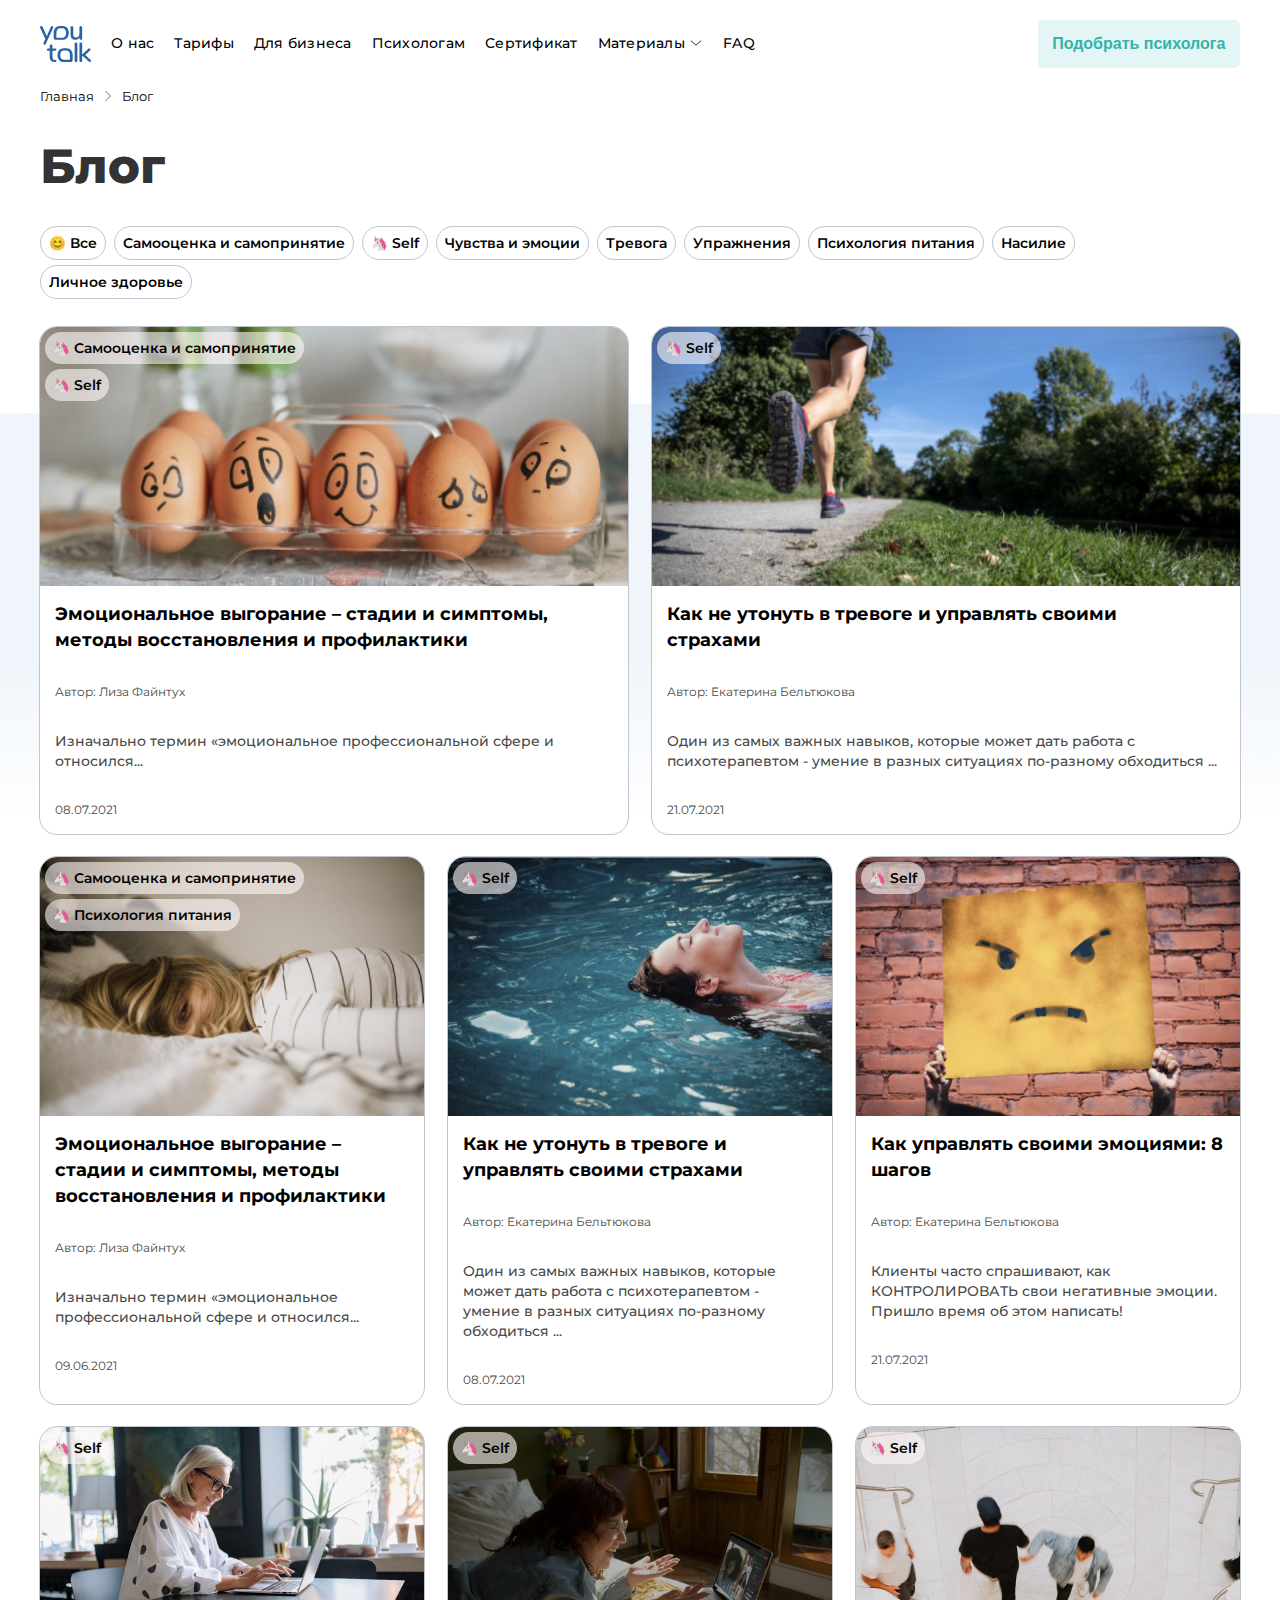
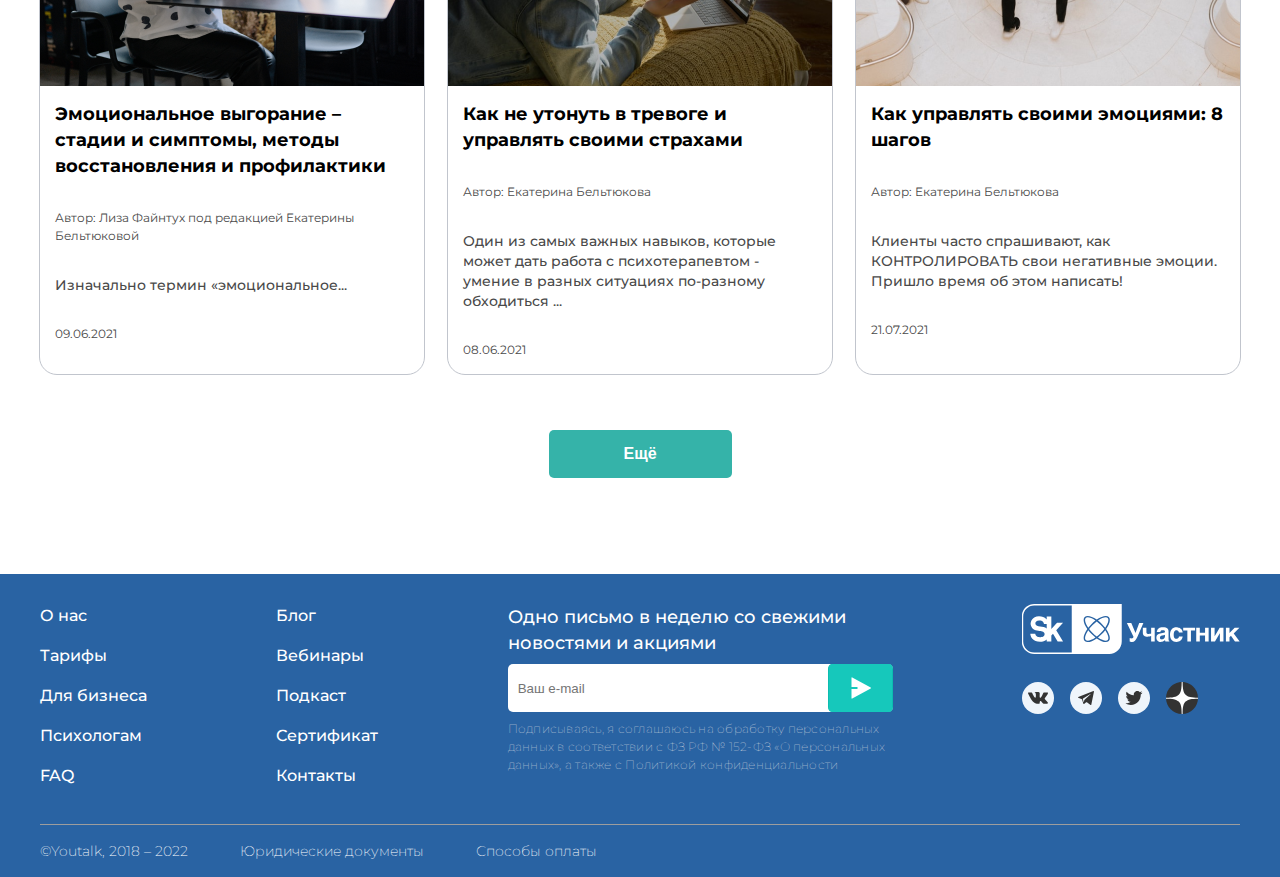
<file: index.html>
<!DOCTYPE html>
<html lang="ru">

<head>
	<meta charset="UTF-8">
	<meta name="viewport" content="width=device-width, initial-scale=1.0">
	<link
		href="https://fonts.googleapis.com/css?family=Montserrat:regular,500,600,700,800,900,italic&display=swap&subset=cyrillic-ext"
		rel="stylesheet" />
	<link href="https://fonts.googleapis.com/css?family=Open+Sans:regular" rel="stylesheet" />
	<link rel="stylesheet" href="Css/Style_youtalk.css">
	<title>Блог</title>
</head>

<body>
	<header class="header">
		<div class="header container">
			<div class="header__inner">
				<div class="header__conteiner-logo-menu">
					<div class="header__logo"><a href="#"><img src="Img/Blog/Header-logo/youtalk-logo.svg" alt="#"></a>
					</div>

					<nav class="menu">
						<ul class="menu__list">
							<li class="menu__item">
								<a class="menu__link" href="#">О нас</a>
							</li>
							<li class="menu__item">
								<a class="menu__link" href="#">Тарифы</a>
							</li>
							<li class="menu__item">
								<a class="menu__link" href="#">Для бизнеса</a>
							</li>
							<li class="menu__item">
								<a class="menu__link" href="#">Психологам</a>
							</li>
							<li class="menu__item">
								<a class="menu__link" href="#">Сертификат</a>
							</li>
							<li class="menu__item"><a class="menu__link" href="#">Материалы</a>
								<img class="menu__item-arrow" src="Img/Blog/Header-logo/Arrow-materials.svg" alt="arrow down">
							</li>
							<li class="menu__item">
								<a class="menur__link" href="#">FAQ</a>
							</li>
						</ul>
					</nav>
				</div>
				<button type="custom-button" class="header__btn">Подобрать психолога</button>


				<div class="burger-menu">
					<input id="menu__toggle" type="checkbox" />
					<label class="burger-menu__btn" for="menu__toggle">
						<span></span>
					</label>

					<ul class="burger-menu__box">
						<li>
							<a class="burger-menu__item" href="#">О нас</a>
						</li>
						<li>
							<a class="burger-menu__item" href="#">Тарифы</a>
						</li>
						<li>
							<a class="burger-menu__item" href="#">Для бизнеса</a>
						</li>
						<li>
							<a class="burger-menu__item" href="#">Психологам</a>
						</li>
						<li>
							<a class="burger-menu__item" href="#">Сертификат</a>
						</li>
						<li>
							<a class="burger-menu__item" href="#">Материалы</a>
						</li>
						<li>
							<a class="burger-menu__item" href="#">FAQ</a>
						</li>
					</ul>
				</div>
			</div>
		</div>
	</header>

	<main class="main background-blog">
		<div class="main container">
			<div class="main__breadcrumbs">
				<a href="#">Главная</a>
				<img src="Img/Blog/Header-logo/Arrow_vertical.svg" alt="arrow right">
				<a href="./index.html">Блог</a>
			</div>

			<h1 class="main__title">Блог</h1>

			<div class="filter">
				<ul class="filter__list">
					<li class="filter__item"><a href="#">&#128522; Все</a>
					</li>
					<li class="filter__item"><a href="#">Самооценка и самопринятие</a>
					</li>
					<li class="filter__item"><a href="#">&#129412; Self</a>
					</li>
					<li class="filter__item"><a href="#">Чувства и эмоции</a>
					</li>
					<li class="filter__item"><a href="#">Тревога</a>
					</li>
					<li class="filter__item"><a href="#">Упражнения</a>
					</li>
					<li class="filter__item"><a href="#">Психология питания</a>
					</li>
					<li class="filter__item"><a href="#">Насилие</a>
					</li>
					<li class="filter__item"><a href="#">Личное здоровье</a>
					</li>
				</ul>
			</div>

			<section class="content__section">
				<div class="content__article">
					<a href="./Article.html">
						<img class="content__article-img" src="Img/Blog/Main-lmgs/Eggs.png" alt="иллюстрация">
						<div class="content__article-filter-block">
							<p class="content__article-filter">&#129412; Самооценка и самопринятие</p>
							<p class="content__article-filter">&#129412; Self</p>
						</div>
						<p class="content__article-title">Эмоциональное выгорание – стадии и симптомы, методы восстановления и
							профилактики</p>
						<p class="content__article-autor">Автор: Лиза Файнтух</p>
						<p class="content__article-about">Изначально термин «эмоциональное профессиональной сфере и
							относился...</p>
						<p class="content__article-data">08.07.2021</p>
					</a>
				</div>

				<div class="content__article">
					<a href="./Article.html">
						<img class="content__article-img" src="Img/Blog/Main-lmgs/Running.png" alt="иллюстрация">
						<p class="content__article-single-filter">&#129412; Self</p>
						<p class="content__article-title">Как не утонуть в тревоге и управлять своими страхами</p>
						<p class="content__article-autor">Автор: Екатерина Бельтюкова</p>
						<p class="content__article-about">Один из самых важных навыков, которые может дать работа с
							психотерапевтом - умение в разных ситуациях по-разному обходиться ...</p>
						<p class="content__article-data">21.07.2021</p>
					</a>
				</div>

				<div class="content__article small-block">
					<a href="./Article.html">
						<img class="content__article-img" src="Img/Blog/Main-lmgs/Stressed.png" alt="иллюстрация">
						<div class="content__article-filter-block">
							<p class="content__article-filter">&#129412; Самооценка и самопринятие</p>
							<p class="content__article-filter">&#129412; Психология питания</p>
						</div>
						<p class="content__article-title">Эмоциональное выгорание – стадии и симптомы, методы восстановления и
							профилактики</p>
						<p class="content__article-autor">Автор: Лиза Файнтух</p>
						<p class="content__article-about">Изначально термин «эмоциональное профессиональной сфере и
							относился...</p>
						<p class="content__article-data">09.06.2021</p>
					</a>
				</div>

				<div class="content__article small-block">
					<a href="./Article.html">
						<img class="content__article-img" src="Img/Blog/Main-lmgs/Swimming.png" alt="иллюстрация">
						<p class="content__article-single-filter">&#129412; Self</p>
						<p class="content__article-title">Как не утонуть в тревоге и управлять своими страхами</p>
						<p class="content__article-autor">Автор: Екатерина Бельтюкова</p>
						<p class="content__article-about">Один из самых важных навыков, которые может дать работа с
							психотерапевтом - умение в разных ситуациях по-разному обходиться ...</p>
						<p class="content__article-data">08.07.2021</p>
					</a>
				</div>

				<div class="content__article small-block">
					<a href="./Article.html">
						<img class="content__article-img" src="Img/Blog/Main-lmgs/Angry.png" alt="иллюстрация">
						<p class="content__article-single-filter">&#129412; Self</p>
						<p class="content__article-title">Как управлять своими эмоциями: 8 шагов</p>
						<p class="content__article-autor">Автор: Екатерина Бельтюкова</p>
						<p class="content__article-about">Клиенты часто спрашивают, как КОНТРОЛИРОВАТЬ свои негативные эмоции.
							Пришло время об этом написать!</p>
						<p class="content__article-data">21.07.2021</p>
					</a>
				</div>

				<div class="content__article small-block">
					<a href="./Article.html">
						<img class="content__article-img" src="Img/Blog/Main-lmgs/Woman-laptop1.png" alt="иллюстрация">
						<p class="content__article-single-filter">&#129412; Self</p>
						<p class="content__article-title">Эмоциональное выгорание – стадии и симптомы, методы восстановления и
							профилактики</p>
						<p class="content__article-autor">Автор: Лиза Файнтух под редакцией Екатерины Бельтюковой</p>
						<p class="content__article-about">Изначально термин «эмоциональное...</p>
						<p class="content__article-data">09.06.2021</p>
					</a>
				</div>

				<div class="content__article small-block">
					<a href="./Article.html">
						<img class="content__article-img" src="Img/Blog/Main-lmgs/Woman-laptop-2.png" alt="иллюстрация">
						<p class="content__article-single-filter">&#129412; Self</p>
						<p class="content__article-title">Как не утонуть в тревоге и управлять своими страхами</p>
						<p class="content__article-autor">Автор: Екатерина Бельтюкова</p>
						<p class="content__article-about">Один из самых важных навыков, которые может дать работа с
							психотерапевтом - умение в разных ситуациях по-разному обходиться ...</p>
						<p class="content__article-data">08.06.2021</p>
					</a>
				</div>

				<div class="content__article small-block">
					<a href="./Article.html">
						<img class="content__article-img" src="Img/Blog/Main-lmgs/Walking.ppl.png" alt="иллюстрация">
						<p class="content__article-single-filter">&#129412; Self</p>
						<p class="content__article-title">Как управлять своими эмоциями: 8 шагов</p>
						<p class="content__article-autor">Автор: Екатерина Бельтюкова</p>
						<p class="content__article-about">Клиенты часто спрашивают, как КОНТРОЛИРОВАТЬ свои негативные эмоции.
							Пришло время об этом написать!</p>
						<p class="content__article-data">21.07.2021</p>
					</a>
				</div>
			</section>
			<div class="main__btn">
				<button class="main__btn-more" type="button">Ещё</button>
			</div>
		</div>
	</main>

	<footer class="footer">
		<div class="footer conteiner">
			<div class="footer__menu">
				<ul class="footer__list">
					<li class="footer__item">
						<a class="footer__link footer__link-about" href="#">О нас</a>
					</li>
					<li class="footer__item">
						<a class="footer__link footer__link-tariffs" href="#">Тарифы</a>
					</li>
					<li class="footer__item">
						<a class="footer__link footer__link-business" href="#">Для бизнеса</a>
					</li>
					<li class="footer__item">
						<a class="footer__link footer__link-psychologists"" href=" #">Психологам</a>
					</li>
					<li class="footer__item">
						<a class="footer__link footer__link-faq" href="#">FAQ</a>
					</li>
				</ul>

				<ul class="footer__list">
					<li class="footer__item">
						<a class="footer__link footer__link-blog" href="#">Блог</a>
					</li>
					<li class="footer__item">
						<a class="footer__link footer__link-vebinars" href="#">Вебинары</a>
					</li>
					<li class="footer__item">
						<a class="footer__link footer__link-podcast" href="#">Подкаст</a>
					</li>
					<li class="footer__item">
						<a class="footer__link footer__link-certificate" href="#">Сертификат</a>
					</li>
					<li class="footer__item">
						<a class="footer__link footer__link-contacts" href="#">Контакты</a>
					</li>
				</ul>

				<div class="footer__form">
					<div class="footer__form-title">Одно письмо в неделю со свежими новостями и акциями</div>
					<form class="footer__email-confirm" onsubmit="alert('Ваша подписка оформлена')">
						<input class="footer__email-input" type="text" placeholder="Ваш e-mail">
						<button type="submit" class="footer__subscribe-button"><img src="Img/Blog/Footer-logos/sentmail.svg"
								alt=""></button>
					</form>
					<div class="footer__form-policy">Подписываясь, я соглашаюсь на обработку персональных данных в
						соответствии с ФЗ РФ № 152-ФЗ «О персональных данных», а также с Политикой конфиденциальности
					</div>
				</div>

				<div class="footer-menu__logo-link">
					<div class="footer-menu__link-sk">
						<a href="http://sk.ru" target="_blank"><img src="Img/Blog/Footer-logos/Sk-logo.svg" alt="logo Sk"
								href="http://sk.ru" target="_blank"><img class="footer-menu__sk-inscription"
								src="Img/Blog/Footer-logos/skУЧАСТНИК.svg" alt="logo Sk">
						</a>
					</div>

					<ul class="footer-menu__social">
						<li>
							<a class="footer-menu__social-item" href="http://vk.ru" target="_blank"><img
									src="Img/Blog/Footer-logos/vk-logo.svg" alt="logo vk"></a>
						</li>
						<li>
							<a class="footer-menu__social-item" href="https://web.telegram.org/k/" target="_blank"><img
									src="Img/Blog/Footer-logos/telegram-logo.svg" alt="logo tg"></a>
						</li>
						<li>
							<a class="footer-menu__social-item" href="http://twitter.com" target="_blank"><img
									src="Img/Blog/Footer-logos/twitter-logo.svg" alt="logo x"></a>
						</li>
						<li>
							<a class="footer-menu__social-item" href="https://dzen.ru" target="_blank"><img
									src="Img/Blog/Footer-logos/Onemore-logo.svg" alt="logo yandex"></a>
						</li>
					</ul>
				</div>
			</div>

			<div class="footer__bottom">
				<div class="footer__copyright-list">
					<span class="footer-copyright__item"><a href="http:/google.com">©Youtalk, 2018 – 2022</a></span>
					<span class="footer-copyright__item"><a href="http:/google.com">Юридические документы</a></span>
					<span class="footer-copyright__item"><a href="http:/google.com">Способы оплаты</a></span>
				</div>
			</div>
		</div>
		</div>
	</footer>
</body>

</html>
</file>
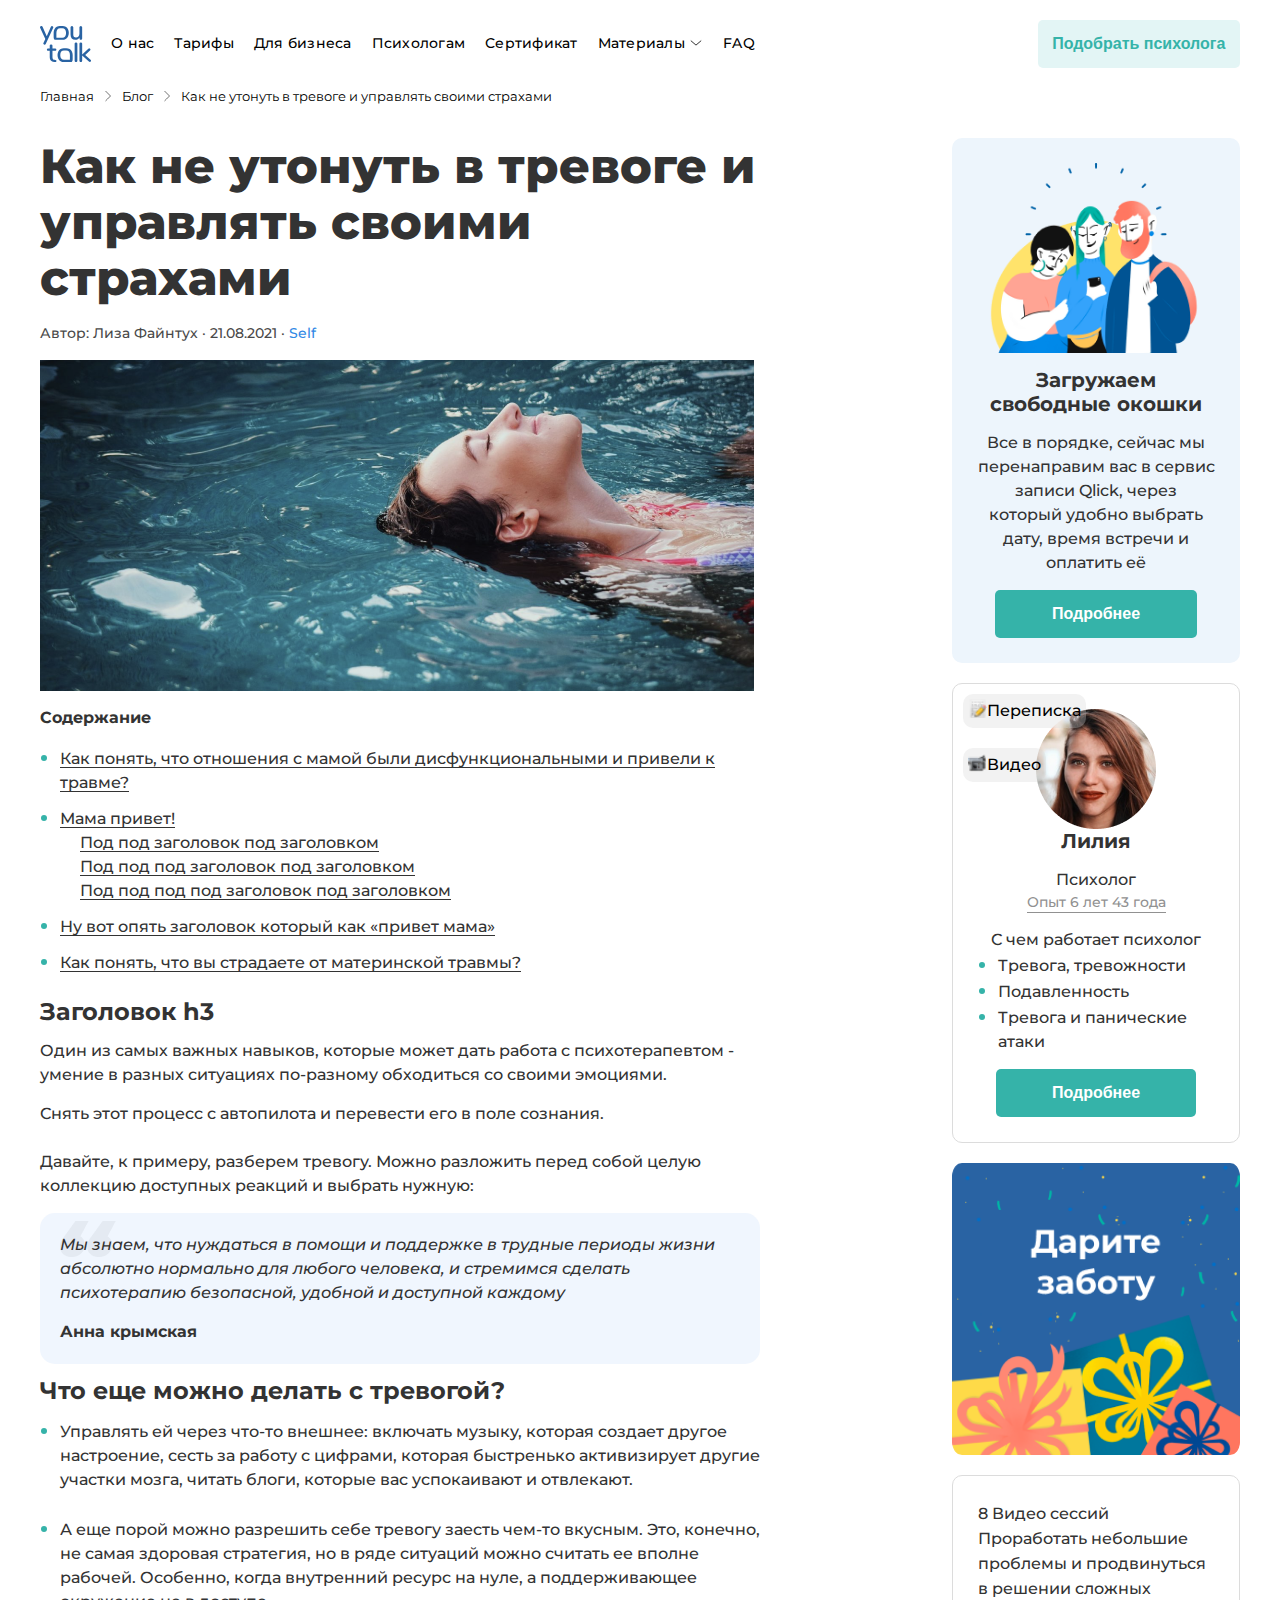
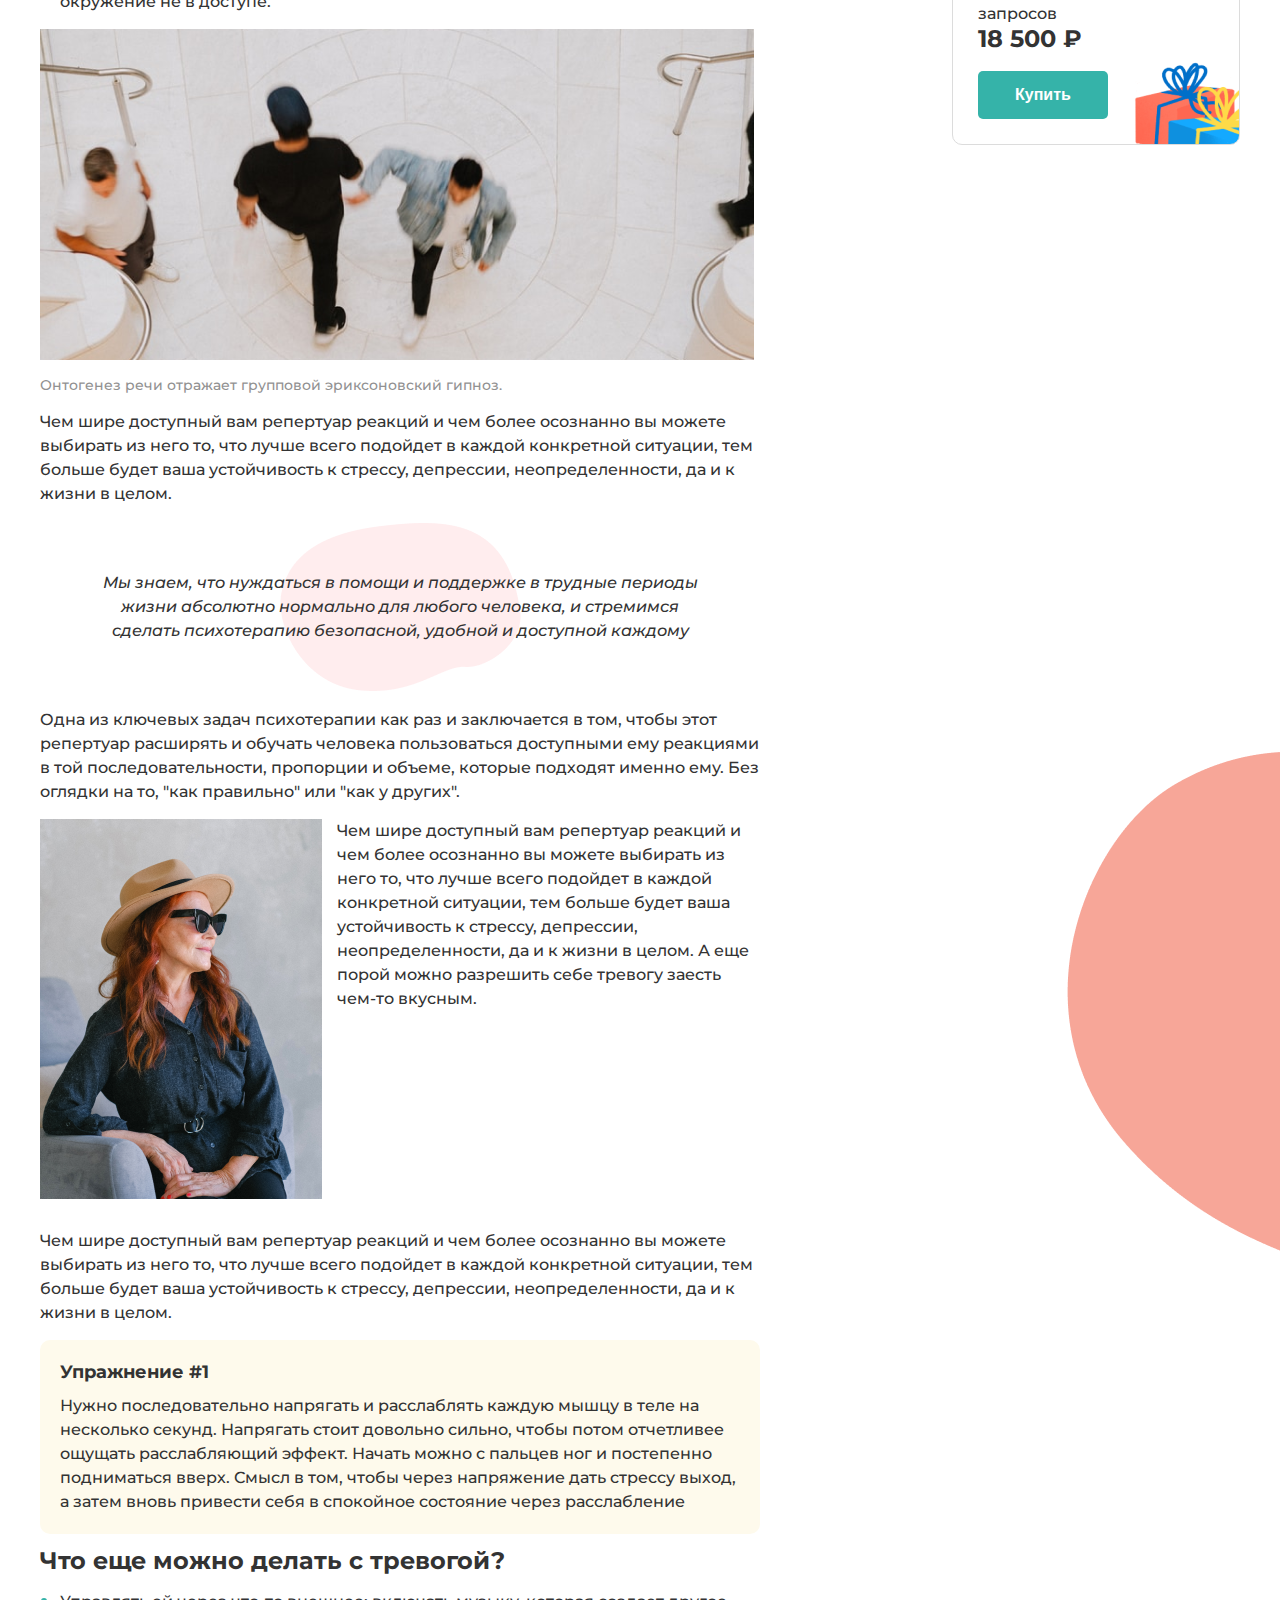
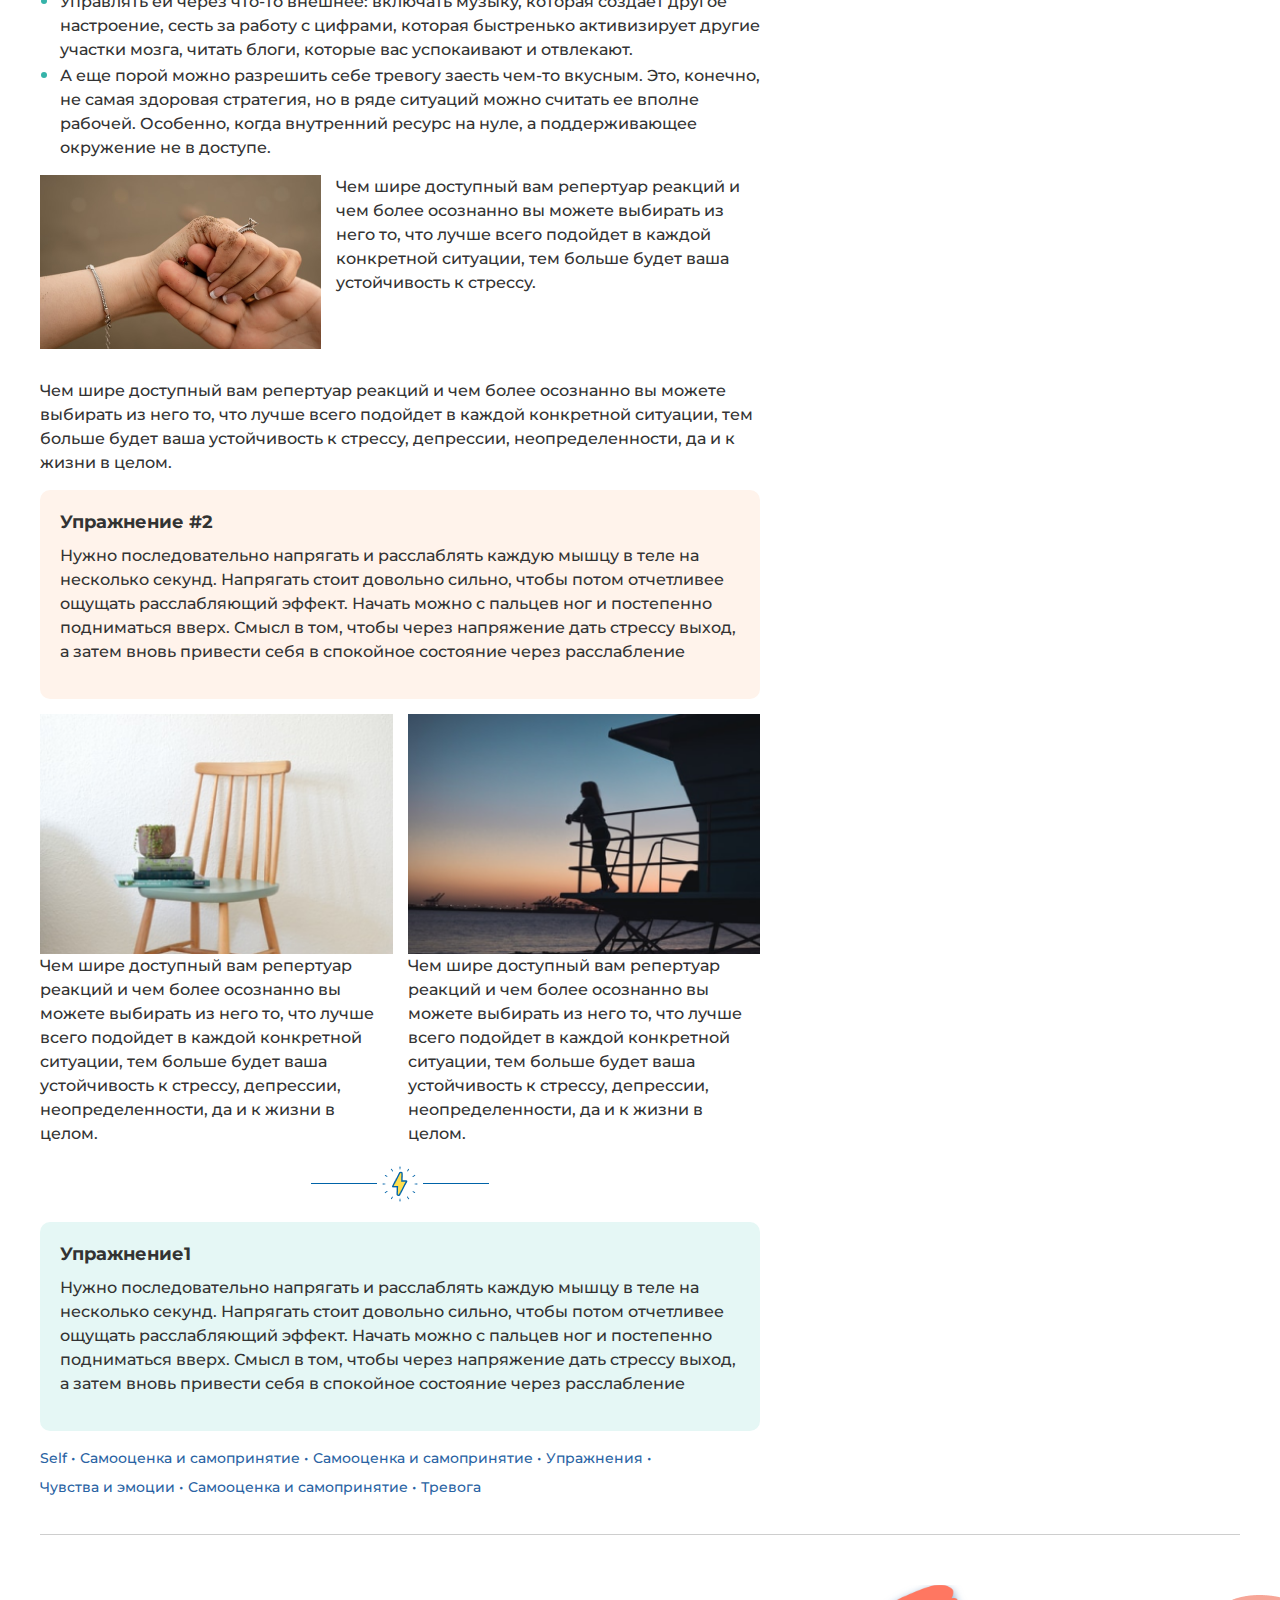
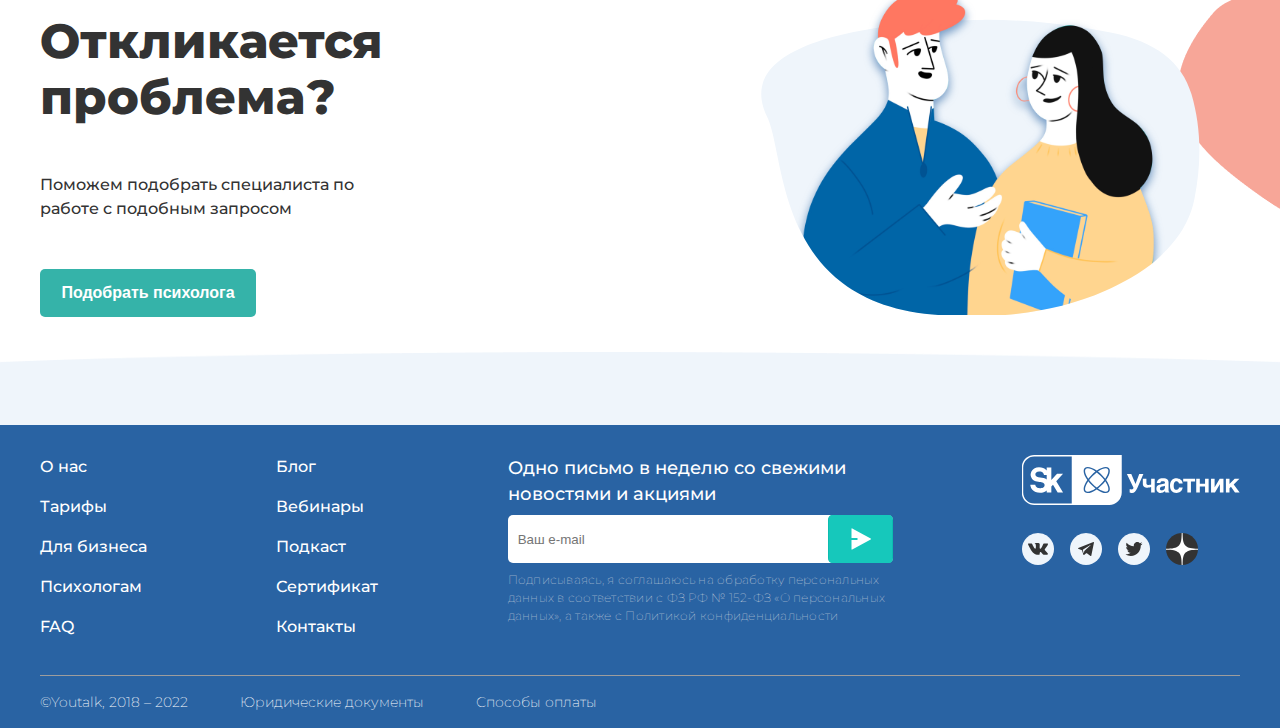
<file: Article.html>
<!DOCTYPE html>
<html lang="ru">

<head>
	<meta charset="UTF-8">
	<meta name="viewport" content="width=device-width, initial-scale=1.0">
	<link
		href="https://fonts.googleapis.com/css?family=Montserrat:regular,500,600,700,800,900,italic&display=swap&subset=cyrillic-ext"
		rel="stylesheet" />
	<link href="https://fonts.googleapis.com/css?family=Open+Sans:regular" rel="stylesheet" />
	<link rel="stylesheet" href="Css/Style_youtalk.css">
	<title>Статья</title>
</head>

<body>
	<header class="header">
		<div class="header container">
			<div class="header__inner">
				<div class="header__conteiner-logo-menu">
					<div class="header__logo"><a href="#"><img src="Img/Blog/Header-logo/youtalk-logo.svg" alt="#"></a>
					</div>

					<nav class="menu">
						<ul class="menu__list">
							<li class="menu__item">
								<a class="menu__link" href="#">О нас</a>
							</li>
							<li class="menu__item">
								<a class="menu__link" href="#">Тарифы</a>
							</li>
							<li class="menu__item">
								<a class="menu__link" href="#">Для бизнеса</a>
							</li>
							<li class="menu__item">
								<a class="menu__link" href="#">Психологам</a>
							</li>
							<li class="menu__item">
								<a class="menu__link" href="#">Сертификат</a>
							</li>
							<li class="menu__item"><a class="menu__link" href="#">Материалы</a>
								<img class="menu__item-arrow" src="Img/Blog/Header-logo/Arrow-materials.svg" alt="arrow down">
							</li>
							<li class="menu__item">
								<a class="menur__link" href="#">FAQ</a>
							</li>
						</ul>
					</nav>
				</div>
				<button type="custom-button" class="header__btn">Подобрать психолога</button>

				<div class="burger-menu">
					<input id="menu__toggle" type="checkbox" />
					<label class="burger-menu__btn" for="menu__toggle">
						<span></span>
					</label>
					<ul class="burger-menu__box">
						<li>
							<a class="burger-menu__item" href="#">О нас</a>
						</li>
						<li>
							<a class="burger-menu__item" href="#">Тарифы</a>
						</li>
						<li>
							<a class="burger-menu__item" href="#">Для бизнеса</a>
						</li>
						<li>
							<a class="burger-menu__item" href="#">Психологам</a>
						</li>
						<li>
							<a class="burger-menu__item" href="#">Сертификат</a>
						</li>
						<li>
							<a class="burger-menu__item" href="#">Материалы</a>
						</li>
						<li>
							<a class="burger-menu__item" href="#">FAQ</a>
						</li>
					</ul>
				</div>
			</div>
		</div>
	</header>

	<main class="main background">
		<div class="main container">
			<div class="main__breadcrumbs">
				<a href="#">Главная</a>
				<img src="Img/Blog/Header-logo/Arrow_vertical.svg" alt="arrow right">
				<a href="./index.html">Блог</a>
				<img src="Img/Blog/Header-logo/Arrow_vertical.svg" alt="arrow right">
				<a href="./Article.html">Как не утонуть в тревоге и управлять своими страхами</a>
			</div>
			<div class="content">
				<article class="article">
					<h1 class="article__title">Как не утонуть в тревоге и управлять своими страхами</h1>
					<h2 class="article__info"> Автор: Лиза Файнтух · 21.08.2021 · <span
							class="article__info light-blue">Self</span></h2>
					<img class="article__photo" src="Img/Article/Main/Swimming.png" alt="иллюстрация">
					<h3 class="article__content">Содержание</h3>
					<ul class="article__content-list">
						<li>Как понять, что отношения с мамой были дисфункциональными и привели к травме?
						</li>
						<li>Мама привет!
							<ul class="article__content-list-subheadings">
								<li>Под под заголовок под заголовком</li>
								<li>Под под под заголовок под заголовком</li>
								<li>Под под под под заголовок под заголовком</li>
							</ul>
						</li>
						<li>Ну вот опять заголовок который как «привет мама»</li>
						<li>Как понять, что вы страдаете от материнской травмы?</li>
					</ul>
					<h4 class="article__section-title">Заголовок h3</h4>
					<p class="article__section-text">Один из самых важных навыков, которые может дать работа с
						психотерапевтом - умение в разных ситуациях по-разному обходиться со своими эмоциями.</p>
					Снять этот процесс с автопилота и перевести его в поле сознания.</p>
					<br>
					<p class="article__section-text">Давайте, к примеру, разберем тревогу. Можно разложить перед собой целую
						коллекцию доступных реакций и выбрать нужную:</p>
					<div class="article__section-quote">
						<p class="article__section-quote-text">Мы знаем, что нуждаться в помощи и поддержке в трудные периоды
							жизни абсолютно нормально для любого человека,
							и стремимся сделать психотерапию безопасной, удобной и доступной каждому</p>
						<p class="article__section-quote-autor">Анна крымская</p>
					</div>
					<h4 class="article__section-title">Что еще можно делать с тревогой?</h4>
					<ul class="article__section-list">
						<li>Управлять ей через что-то внешнее: включать музыку, которая создает другое настроение, сесть за
							работу с цифрами, которая быстренько активизирует другие участки мозга,
							читать блоги, которые вас успокаивают и отвлекают.</li>
						<br>
						<li>А еще порой можно разрешить себе тревогу заесть чем-то вкусным. Это, конечно, не самая здоровая
							стратегия, но в ряде ситуаций можно считать ее вполне рабочей. Особенно,
							когда внутренний ресурс на нуле, а поддерживающее окружение не в доступе.</li>
					</ul>
					<img class="article__photo" src="Img/Article/Main/Walking.png" alt="иллюстрация">
					<p class="article__photo-description">Онтогенез речи отражает групповой эриксоновский гипноз. </p>
					<p class="article__section-text">Чем шире доступный вам репертуар реакций и чем более осознанно вы можете
						выбирать из него то, что лучше всего подойдет в каждой конкретной ситуации,
						тем больше будет ваша устойчивость к стрессу, депрессии, неопределенности, да и к жизни в целом.</p>
					<div class="article__section italic">
						<p class="article__section italic-text">Мы знаем, что нуждаться в помощи и поддержке в трудные периоды
							жизни абсолютно нормально для любого человека, и стремимся сделать психотерапию безопасной,
							удобной и доступной каждому</p>
					</div>
					<p class="article__section-text">Одна из ключевых задач психотерапии как раз и заключается в том, чтобы
						этот репертуар расширять и обучать человека пользоваться доступными ему реакциями в той
						последовательности, пропорции и объеме, которые подходят именно ему. Без оглядки на то, "как
						правильно" или "как у других".</p>
					<div class="article__section block-orizzontale">
						<img class="article__section block-orizzontale-photo" src="Img/Article/Main/Woman_hat.png"
							alt="иллюстрация">
						<p class="article__section block-orizzontale-text">Чем шире доступный вам репертуар реакций и чем
							более осознанно вы
							можете выбирать из него то, что лучше всего подойдет в каждой конкретной ситуации,
							тем больше будет ваша устойчивость к стрессу, депрессии, неопределенности, да и к жизни в целом.
							А еще порой можно разрешить себе тревогу заесть чем-то вкусным. </p>
					</div>
					<p class="article__section-text">Чем шире доступный вам репертуар реакций и чем более осознанно вы можете
						выбирать из него то, что лучше всего подойдет в каждой конкретной ситуации,
						тем больше будет ваша устойчивость к стрессу, депрессии, неопределенности, да и к жизни в целом.</p>
					<div class="article__exercise yellow">
						<h5 class="article__exercise-title">Упражнение #1</h5>
						<p class="article__block-orizzontale-text">Нужно последовательно напрягать и расслаблять каждую мышцу
							в теле на
							несколько секунд. Напрягать стоит довольно сильно, чтобы потом отчетливее ощущать
							расслабляющий эффект. Начать можно с пальцев ног и постепенно подниматься вверх. Смысл в том, чтобы
							через напряжение дать стрессу выход, а затем вновь привести себя в спокойное состояние
							через расслабление</p>
					</div>
					<h4 class="article__section-title">Что еще можно делать с тревогой?</h4>
					<ul class="article__section-list">
						<li>Управлять ей через что-то внешнее: включать музыку, которая создает другое настроение, сесть за
							работу с цифрами, которая быстренько активизирует другие участки мозга, читать блоги,
							которые вас успокаивают и отвлекают.</li>
						<li>А еще порой можно разрешить себе тревогу заесть чем-то вкусным. Это, конечно, не самая здоровая
							стратегия, но в ряде ситуаций можно считать ее вполне рабочей. Особенно, когда
							внутренний ресурс на нуле, а поддерживающее окружение не в доступе.</li>
					</ul>
					<div class="article__section block-orizzontale">
						<img class="article__section block-orizzontale-photo" src="Img/Article/Main/Hands.png"
							alt="иллюстрация">
						<p class="article__section block-orizzontale-text">Чем шире доступный вам репертуар реакций и чем
							более осознанно вы
							можете выбирать из него то, что лучше всего подойдет в каждой конкретной ситуации,
							тем больше будет ваша устойчивость к стрессу.</p>
					</div>
					<p class="article__section-text">Чем шире доступный вам репертуар реакций и чем более осознанно вы можете
						выбирать из него то, что лучше всего подойдет в каждой конкретной ситуации,
						тем больше будет ваша устойчивость к стрессу, депрессии, неопределенности, да и к жизни в целом.</p>
					<div class="article__exercise orange">
						<h5 class="article__exercise-title">Упражнение #2</h5>
						<p class="article__section-text">Нужно последовательно напрягать и расслаблять каждую мышцу в теле на
							несколько секунд. Напрягать стоит довольно сильно, чтобы потом отчетливее ощущать
							расслабляющий эффект. Начать можно с пальцев ног и постепенно подниматься вверх. Смысл в том, чтобы
							через напряжение дать стрессу выход, а затем вновь привести себя в спокойное состояние
							через расслабление</p>
					</div>
					<div class="article__section container-block-verticale">
						<div class="article__section block-verticale">
							<img class="article__section photo-verticale" src="Img/Article/Main/Chair.png" alt="иллюстрация">
							<p class="article__section text-verticale">Чем шире доступный вам репертуар реакций и чем более
								осознанно вы
								можете выбирать из него то, что лучше всего подойдет в каждой конкретной ситуации, тем больше
								будет ваша устойчивость к стрессу, депрессии, неопределенности, да и к жизни в целом.</p>
						</div>
						<div class="article__section block-verticale">
							<img class="article__section photo-verticale" src="Img/Article/Main/Sunset.png" alt="иллюстрация">
							<p class="article__section text-verticale">Чем шире доступный вам репертуар реакций и чем более
								осознанно вы
								можете выбирать из него то, что лучше всего подойдет в каждой конкретной ситуации, тем больше
								будет ваша устойчивость к стрессу, депрессии, неопределенности, да и к жизни в целом.</p>
						</div>
					</div>
					<img class="article__section-decor" src="Img/Article/Main/Lightning.png" alt="Декоративный эллемент">
					<div class="article__exercise green">
						<h5 class="article__exercise-title">Упражнение1</h5>
						<p class="article__section-text">Нужно последовательно напрягать и расслаблять каждую мышцу в теле на
							несколько секунд. Напрягать стоит довольно сильно, чтобы потом отчетливее ощущать расслабляющий
							эффект. Начать можно с пальцев ног и постепенно подниматься вверх. Смысл в том, чтобы через
							напряжение дать стрессу выход, а затем вновь привести себя в спокойное состояние через расслабление
						</p>
					</div>
					<div>
						<ul class="article__section-filter">
							<li>Self &#8226;</li>
							<li>Самооценка и самопринятие &#8226;</li>
							<li>Самооценка и самопринятие &#8226;</li>
							<li>Упражнения &#8226;</li>
							<li>Чувства и эмоции &#8226;</li>
							<li>Самооценка и самопринятие &#8226;</li>
							<li>Тревога</li>
						</ul>
					</div>
				</article>

				<div class="servises">
					<div class="servises__card qlick-service">
						<img class="servises__card-img" src="Img/Article/Services/Strange-guys_card.png" alt="картинка">
						<h6 class="servises__card-title">Загружаем свободные окошки</h6>
						<p>Все в порядке, сейчас мы перенаправим вас в сервис записи Qlick, через который удобно выбрать дату,
							время встречи и оплатить её</p>
						<button class="servises__card-btn" type="custom-button">Подробнее</button>
					</div>
					<div class="servises__card psycologist">
						<div class="servises__card-filters">
							<a class="servises__card-filter first"><img class="servises__card-filter-img"
									src="Img/Article/Services/Pencil.png" alt="картинка">Переписка</a>
							<a class="servises__card-filter second"><img class="servises__card-filter-img"
									src="Img/Article/Services/Cam.png" alt="картинка">Видео</a>
						</div>
						<img class="servises__card-img" src="Img/Article/Services/Photo-dr.png" alt="Фото психолога">
						<h6 class="servises__card-dr-name">Лилия</h6>
						<p>Психолог</p>
						<p class="servises__card-text-expirience">Опыт 6 лет 43 года </p>
						<h3>С чем работает психолог</h3>
						<ul class="servises__card-list">
							<li>Тревога, тревожности</li>
							<li>Подавленность</li>
							<li>Тревога и панические атаки</li>
						</ul>
						<button class="servises__card-btn" type="custom-button">Подробнее</button>
					</div>
					<div class="servises__card gift-care">
						<a class="servises__card-link" href="#"></a>
					</div>
					<div class="servises__card buy-sessions">
						<h6 class="services__card-text blue">8 Видео сессий</h6>
						<p>Проработать небольшие проблемы и продвинуться в решении сложных запросов</p>
						<p class="servises__card-price">18 500 ₽</p>
						<button class="servises__card-buy-btn" type="custom-button">Купить</button>
					</div>
				</div>
			</div>

			<div class="main__bottom-conteiner">
				<div class="main__bottom-content">
					<h7 class="main__bottom-content-title">Откликается
						проблема?</h7>
					<p class="main__bottom-content-text">Поможем подобрать специалиста по работе с подобным запросом</p>
					<button class="main__bottom-content-btn" type="custom button">Подобрать психолога</button>
				</div>
				<img class="main__bottom-content-img" src="Img/Article/Main/Strange-guys-bottom.svg" alt="иллюстрация">
			</div>
		</div>
	</main>

	<footer class="footer">
		<div class="footer conteiner">
			<div class="footer__menu">
				<ul class="footer__list">
					<li class="footer__item">
						<a class="footer__link footer__link-about" href="#">О нас</a>
					</li>
					<li class="footer__item">
						<a class="footer__link footer__link-tariffs" href="#">Тарифы</a>
					</li>
					<li class="footer__item">
						<a class="footer__link footer__link-business" href="#">Для бизнеса</a>
					</li>
					<li class="footer__item">
						<a class="footer__link footer__link-psychologists"" href=" #">Психологам</a>
					</li>
					<li class="footer__item">
						<a class="footer__link footer__link-faq" href="#">FAQ</a>
					</li>
				</ul>

				<ul class="footer__list">
					<li class="footer__item">
						<a class="footer__link footer__link-blog" href="#">Блог</a>
					</li>
					<li class="footer__item">
						<a class="footer__link footer__link-vebinars" href="#">Вебинары</a>
					</li>
					<li class="footer__item">
						<a class="footer__link footer__link-podcast" href="#">Подкаст</a>
					</li>
					<li class="footer__item">
						<a class="footer__link footer__link-certificate" href="#">Сертификат</a>
					</li>
					<li class="footer__item">
						<a class="footer__link footer__link-contacts" href="#">Контакты</a>
					</li>
				</ul>

				<div class="footer__form">
					<div class="footer__form-title">Одно письмо в неделю со свежими новостями и акциями</div>
					<form class="footer__email-confirm" onsubmit="alert('Ваша подписка оформлена')">
						<input class="footer__email-input" type="text" placeholder="Ваш e-mail">
						<button type="submit" class="footer__subscribe-button"><img src="Img/Blog/Footer-logos/sentmail.svg"
								alt=""></button>
					</form>
					<div class="footer__form-policy">Подписываясь, я соглашаюсь на обработку персональных данных в
						соответствии с ФЗ РФ № 152-ФЗ «О персональных данных», а также с Политикой конфиденциальности
					</div>
				</div>

				<div class="footer-menu__logo-link">
					<div class="footer-menu__link-sk">
						<a href="http://sk.ru" target="_blank"><img src="Img/Blog/Footer-logos/Sk-logo.svg" alt="logo Sk"
								href="http://sk.ru" target="_blank"><img class="footer-menu__sk-inscription"
								src="Img/Blog/Footer-logos/skУЧАСТНИК.svg" alt="logo Sk">
						</a>
					</div>

					<ul class="footer-menu__social">
						<li>
							<a class="footer-menu__social-item" href="http://vk.ru" target="_blank"><img
									src="Img/Blog/Footer-logos/vk-logo.svg" alt="logo vk"></a>
						</li>
						<li>
							<a class="footer-menu__social-item" href="https://web.telegram.org/k/" target="_blank"><img
									src="Img/Blog/Footer-logos/telegram-logo.svg" alt="logo tg"></a>
						</li>
						<li>
							<a class="footer-menu__social-item" href="http://twitter.com" target="_blank"><img
									src="Img/Blog/Footer-logos/twitter-logo.svg" alt="logo x"></a>
						</li>
						<li>
							<a class="footer-menu__social-item" href="https://dzen.ru" target="_blank"><img
									src="Img/Blog/Footer-logos/Onemore-logo.svg" alt="logo yandex"></a>
						</li>
					</ul>
				</div>
			</div>

			<div class="footer__bottom">
				<div class="footer__copyright-list">
					<span class="footer-copyright__item"><a href="http:/google.com">©Youtalk, 2018 – 2022</a></span>
					<span class="footer-copyright__item"><a href="http:/google.com">Юридические документы</a></span>
					<span class="footer-copyright__item"><a href="http:/google.com">Способы оплаты</a></span>
				</div>
			</div>
		</div>
		</div>
	</footer>
</body>
</html>
</file>
<file: Css/Style_youtalk.css>
*,
*::before,
*::after {
	padding: 0;
	margin: 0;
	border: 0;
	box-sizing: border-box;
}

a {
	text-decoration: none;
}

ul,
ol,
li {
	list-style: none;
}

img {
	vertical-align: top;
}

h1,
h2,
h3,
h4,
h5,
h6 {
	font-weight: inherit;
	font-size: inherit;
}

a {
	color: rgb(0, 0, 0);
	text-decoration: none;
}

a:hover {
	color: rgb(86, 86, 86);
	/* Цвет гиперссылок при наведении */
}

a:active {
	color: #333333;
	/* Цвет гиперссылок после нажатия */
}

html,
body {
	margin: 0;
	padding: 0;
	width: 100%;
	color: #333333;
	font-weight: 500;
	line-height: 24px;
	font-family: Montserrat;
	font-size: 16px;
}

.container {
	max-width: 1230px;
	padding: 0px 15px;
	margin: 0 auto;
}

/*___________________________________________HEADER____________________________________________*/
.header__conteiner-logo-menu {
	display: flex;
	flex-direction: row;
	align-items: center;
	width: 95%;
}

.header__inner {
	display: flex;
	justify-content: space-between;
	align-items: center;
	padding-top: 20px;
}

.menu__list {
	display: flex;
	flex-direction: row;
	flex-wrap: no wrap;
	font-size: 14px;
	font-weight: 500;
	letter-spacing: 0.25px;
	line-height: 114%;
	white-space: nowrap;
	margin-left: 20px;
}

.menu__item:not(:last-child) {
	margin-right: 20px;
}

.header__btn {
	display: flex;
	align-items: center;
	justify-content: center;
	font-size: 16px;
	padding: 5px;
	background-color: #E3F5F5;
	color: #35B3A9;
	cursor: pointer;
	font-weight: 700;
	width: 230px;
	height: 48px;
	border-radius: 5px;
}

.header__btn:hover {
	color: #dafffb;
	background-color: #35B3A9;
	transition: 0.3s;
}

#menu__toggle {
	opacity: 0;
}

.burger-menu__btn {
	display: flex;
	align-items: center;
	position: sticky;
	top: 20px;
	right: 20px;
	width: 26px;
	height: 26px;
	cursor: pointer;
	z-index: 60;
}

.burger-menu__btn>span,
.burger-menu__btn>span::before,
.burger-menu__btn>span::after {
	position: absolute;
	top: 0;
	right: 0;
	width: 100%;
	height: 2px;
	background-color: #35B3A9;
	transition: 0.2s;
}

.burger-menu__btn>span::before {
	content: '';
	top: -8px;
}

.burger-menu__btn>span::after {
	content: '';
	top: 8px;
}

.hamburger-menu {
	position: absolute;
	top: 0;
	right: 0;
}

.burger-menu__box {
	display: flex;
	flex-direction: column;
	height: 380px;
	width: 345px;
	position: absolute;
	visibility: hidden;
	top: 25px;
	right: 0;
	background-color: #fafafa;
	margin-top: 33px;
	z-index: 59;
}

.burger-menu__item {
	margin: 10px;
}

.burger-menu__item {
	display: block;
	padding: 5px 5px;
	color: #000000;
	font-size: 20px;
	font-weight: 600;
	text-decoration: none;
}

.burger-menu__item:hover {
	background-color: #CFD8DC;
}

#menu__toggle:checked~.burger-menu__btn>span {
	transform: rotate(45deg);
}

#menu__toggle:checked~.burger-menu__btn>span::before {
	top: 0;
	transform: rotate(0);
}

#menu__toggle:checked~.burger-menu__btn>span::after {
	top: 0;
	transform: rotate(90deg);
}

#menu__toggle:checked~.burger-menu__box {
	visibility: visible;
}

/*_______________________________________MAIN ARTICLE________________________________________________*/
.background {
	background-image: url(../Img/Article/Main/Circle-pinl-center.png), url(../Img/Article/Main/Circle-pink-bottom.png), url(../Img/Article/Main/Vector1.png);
	background-repeat: no-repeat, no-repeat, no-repeat;
	background-position: center right -470px, bottom 190px right -170px, bottom;
	background-size: auto, auto, 100%;
}

.background-blog {
	background-image: url(../Img/Blog/Main-lmgs/Vector.png);
	background-repeat: no-repeat;
	background-position: center 320px;
	background-size: 100%;
}

.content {
	display: flex;
	justify-content: space-between;
}

.article {
	width: 60%;
}

.article__info {
	font-size: 14px;
	font-weight: 500;
	color: #494949;
	margin-bottom: 15px;
}

.light-blue {
	color: #3289e5;
}

.article__section-text {
	margin-bottom: 15px;
}

.article__photo {
	margin-bottom: 15px;
	max-width: 100%;
	max-height: 100%;
}

.block-orizzontale-photo {
	margin-bottom: 15px;
	max-width: 100%;
	max-height: 100%;
	padding-right: 15px;
}

.article__content {
	font-size: 16px;
	font-weight: 700;
	margin-bottom: 15px;
}

.article__content-list {
	margin-bottom: 15px;
}

.article__content-list>li {
	text-decoration: underline;
	line-height: 24px;
	list-style: disc;
	margin-left: 20px;
	padding-bottom: 10px;
	text-underline-offset: 2.5px;
	cursor: pointer;
}

li::marker {
	color: #35B3A9;
	font-size: 20px;
}

ul.article__content-list-subheadings {
	list-style: none;
	padding: 0;
}

.article__content-list-subheadings {
	line-height: 24px;
	margin-left: 20px;
}

.article__section-title {
	font-size: 24px;
	font-weight: 700;
	margin-bottom: 15px;
}

.article__section-quote {
	background-color: #f0f6fe;
	border-radius: 15px;
	padding: 20px 20px;
	font-style: italic;
	background-image: url(../Img/Article/Main/Quots.png);
	background-repeat: no-repeat;
	background-size: auto;
	background-position: 3% 7%;
	margin-bottom: 15px;
}

.article__section-quote-text {
	margin-bottom: 15px;
}

.article__section-quote-autor {
	font-weight: 700;
	font-style: normal;
}

.article__section-list {
	margin-bottom: 15px;
}

.article__photo-description {
	font-size: 14px;
	color: #919191;
	line-height: 20px;
	margin-bottom: 15px;
}

.italic {
	background-image: url(../Img/Article/Main/Pink-circle-text.png);
	background-repeat: no-repeat;
	background-position: center;
	margin-bottom: 15px;
}

.italic-text {
	display: flex;
	text-align: center;
	font-style: italic;
	padding: 50px;
}

.block-orizzontale {
	display: flex;
	flex-direction: row;
	margin-bottom: 15px;
}

.article__section-photo {
	margin-right: 20px;
}

.article__exercise {
	width: 100%;
	padding: 20px;
	margin-bottom: 15px;
	border-radius: 10px;
}

.yellow {
	background-color: #FEFAEC;
}

.article__exercise-title {
	font-weight: 700;
	font-size: 18px;
	margin-bottom: 10px;
}

.orange {
	background-color: #FFF3EB;
}

.container-block-verticale {
	display: flex;
	flex-direction: row;
}

.photo-verticale {
	width: 100%;
}

.block-verticale:first-child {
	padding-right: 15px;
}

.block-verticale {
	margin-bottom: 15px;
}

.article__section-decor {
	display: block;
	margin: 0 auto;
	margin-top: 5px;
	margin-bottom: 20px;
}

.green {
	background-color: #e5f7f5;
}

.article__section-filter {
	display: flex;
	flex-direction: row;
	flex-wrap: wrap;
	gap: 5px;
	color: #2963A3;
	font-size: 14px;
}

.servises {
	width: 24%;
	margin-top: 30px;
}

.servises__card {
	display: flex;
	flex-direction: column;
	align-items: center;
	justify-content: center;
	border-radius: 10px;
	height: auto;
	padding: 25px 25px;
	width: 100%;
	margin-bottom: 20px;
}

.qlick-service {
	background-color: #edf5fc;
	text-align: center;
}

.servises__card-img {
	max-width: 100%;
	height: auto;
}

.fixed-height {
	min-height: 100%;
}

.servises__card-title {
	margin-bottom: 15px;
	font-size: 20px;
	font-weight: 700;
	margin-top: 15px;
}

.psycologist {
	position: relative;
	border: 1.5px solid #dcdcdc;
}

.servises__card-filters {
	display: flex;
	flex-direction: column;
	position: absolute;
	top: 0;
	left: 0;
}

.first {
	background-color: #d6d6d651;
	border-radius: 10px;
	padding: 5px;
	margin: 10px;
	cursor: pointer;
}

.second {
	background-color: #d6d6d651;
	border-radius: 10px;
	width: fit-content;
	padding: 5px;
	margin: 10px;
	cursor: pointer;
}

.servises__card-filter-img {
	height: 19px;
}

.servises__card-dr-name {
	font-size: 20px;
	font-weight: 700;
	margin-bottom: 15px;
}

.servises__card-text-expirience {
	font-size: 14px;
	color: #919191;
	line-height: 20px;
	border-bottom: 1px solid #919191;
	margin-bottom: 15px;
}

.gift-care {
	height: 292px;
	background-image: url(../Img/Article/Services/Gift-care.png);
	background-repeat: no-repeat;
	background-position: center;
	background-size: cover;
	cursor: pointer;
}

.gift-care {
	filter: alpha (opacity=100%);
	opacity: 1;
	transition: 0.5s;
}

.gift-care:hover {
	filter: alpha (opacity=60%);
	opacity: 0.6;
	transition: 0.5s;
}

.servises__card.buy-sessions {
	display: flex;
	justify-content: flex-start;
}

.buy-sessions {
	display: flex;
	align-items: flex-start;
	padding: 25px;
	line-height: 25px;
	border: 1.5px solid #dcdcdc;
	background-image: url(../Img/Article/Services/Gift-vlue.png), url(../Img/Article/Services/Gift-red.png);
	background-repeat: no-repeat, no-repeat;
	background-size: auto, auto;
	background-position: right bottom, right bottom;
}

ul.article__section-list li {
	line-height: 24px;
	list-style: disc;
	margin-left: 20px;
}

ul.servises__card-list li {
	line-height: 24px;
	list-style: disc;
	margin-left: 20px;
}

.servises__card-price {
	font-size: 24px;
	font-weight: 700;
	padding-bottom: 20px;
}

.servises__card-buy-btn {
	background-color: #35B3A9;
	width: 55%;
	height: 48px;
	font-size: 16px;
	color: #ffffff;
	font-weight: 700;
	border-radius: 5px;
	cursor: pointer;
}

.servises__card-btn {
	background-color: #35B3A9;
	width: 85%;
	height: 48px;
	font-size: 16px;
	color: #ffffff;
	font-weight: 700;
	border-radius: 5px;
	cursor: pointer;
	margin-top: 15px;
}

.servises__card-btn:hover {
	color: #35B3A9;
	background-color: #aff1ec;
	transition: 0.3s;
}

.servises__card-buy-btn:hover {
	color: #35B3A9;
	background-color: #aff1ec;
	transition: 0.3s;
}

.main__bottom-conteiner {
	display: flex;
	flex-direction: row;
	justify-content: space-between;
	padding-bottom: 60px;
	border-top: 1px solid #cecece;
	max-width: 1200px;
	margin-top: 35px;
	min-height: 400px;
}

.main__bottom-content {
	width: 30%;
	height: 430px;
	display: flex;
	flex-direction: column;
	justify-content: space-evenly;
}

.main__bottom-content-title {
	font-size: 48px;
	line-height: 56px;
	margin-top: 30px;
	font-weight: 800;
}

.main__bottom-content-btn {
	background-color: #35B3A9;
	width: 60%;
	height: 48px;
	font-size: 16px;
	color: #ffffff;
	font-weight: 700;
	border-radius: 5px;
	cursor: pointer;
}

.main__bottom-content-btn:hover {
	color: #35B3A9;
	background-color: #aff1ec;
	transition: 0.3s;
}

/*___________________________________________MAIN BLOG___________________________________*/
.main__breadcrumbs {
	display: flex;
	margin-top: 16px;
	gap: 6px;
	font-size: 13px;
	font-weight: 400;
	color: #4d4d4d;
	overflow: hidden;
	white-space: nowrap;
}

.main__breadcrumbs a:last-child {
	flex: 1;
	overflow: hidden;
	text-overflow: ellipsis;
}

.main__title,
.article__title {
	font-size: 48px;
	line-height: 56px;
	margin-top: 30px;
	font-weight: 800;
	margin-bottom: 15px;
}

.filter__list {
	display: flex;
	flex-direction: row;
	flex-wrap: wrap;
	margin-top: 32px;
	white-space: nowrap;
}

.filter__item {
	display: flex;
	flex-direction: row;
	font-weight: 600;
	font-size: 13.5px;
	letter-spacing: 0;
	background-color: #ffffff;
	border: 1.5px solid #C1C5CD;
	border-radius: 17px;
	cursor: pointer;
	margin-right: 8px;
	padding: 4px 8px;
	margin-bottom: 5px;
	color: #000000;
}

.content__section {
	display: flex;
	flex-wrap: wrap;
	justify-content: space-between;
	margin-bottom: 24px;
}

.content__article {
	position: relative;
	display: flex;
	flex-direction: column;
	height: auto;
	width: 49%;
	outline: 1.5px solid #C1C5CD;
	border-radius: 17px;
	cursor: pointer;
	margin-top: 23px;
	background-color: #ffffff;
}

.content__article-img {
	width: 100%;
	border-top-right-radius: 17px;
	border-top-left-radius: 17px;
}

.content__article-title {
	max-width: 541px;
	font-size: 18px;
	font-weight: 700;
	line-height: 26px;
	padding: 15px 15px 15px 15px;
}

.content__article-autor,
.content__article-data {
	font-size: 12px;
	line-height: 18px;
	letter-spacing: 0.25;
	font-weight: 400;
	color: #494949;
	padding: 15px 15px 15px 15px;
}

.content__article-about {
	font-size: 14px;
	line-height: 20px;
	letter-spacing: 0;
	color: #494949;
	padding: 15px 15px 15px 15px;
}

.small-block {
	height: auto;
	width: 32%;
	outline: 1.5px solid #C1C5CD;
	border-radius: 17px;
	cursor: pointer;
	margin-top: 23px;
}

.content__article-filter-block {
	position: absolute;
	display: flex;
	flex-direction: column;
	top: 5px;
	left: 5px;
}

.content__article-filter {
	display: flex;
	flex-direction: column;
	top: 5px;
	left: 5px;
	background-color: rgba(255, 249, 249, 0.6);
	width: fit-content;
	border-radius: 10px;
	font-weight: 600;
	font-size: 13.5px;
	letter-spacing: 0;
	border-radius: 17px;
	cursor: pointer;
	padding: 4px 8px;
	margin-bottom: 5px;
	color: #000000;
}

.content__article-single-filter {
	position: absolute;
	top: 5px;
	left: 5px;
	background-color: rgba(255, 249, 249, 0.6);
	border-radius: 10px;
	font-weight: 600;
	font-size: 13.5px;
	letter-spacing: 0;
	border-radius: 17px;
	cursor: pointer;
	padding: 4px 8px;
	color: #000000;
}

:nth-child(2n) .main__btn {
	display: flex;
	justify-content: center;
	margin-top: 56px;
	margin-bottom: 96px;
}

.main__btn-more {
	background-color: #35B3A9;
	border: none;
	border-radius: 5px;
	width: 183px;
	height: 48px;
	color: #ffffff;
	font-weight: 600;
	font-size: 16px;
	cursor: pointer;
}

.main__btn-more:hover {
	color: #35B3A9;
	background-color: #aff1ec;
	transition: 0.3s;
}

/*____________________________________________________FOOTER_____________________________________*/
.footer a {
	color: white;
	text-decoration: none;
}

.footer a:hover {
	color: rgb(194, 194, 194);
}

.footer a:active {
	color: rgb(152, 147, 147);
}

.footer {
	background-color: #2963A3;
	height: 100%;
}

.conteiner {
	max-width: 1230px;
	padding: 0px 15px;
	margin: 0 auto;
}

.footer__menu {
	margin: 0 auto;
	display: flex;
	justify-content: space-between;
	flex-wrap: wrap;
	height: auto;
	padding-top: 30px;
}

.footer__item {
	font-size: 16px;
	line-height: 24px;
	margin-bottom: 16px;
	cursor: pointer;
	color: #ffffff;
}

.footer__form {
	display: flex;
	flex-direction: column;
	max-width: 385px;
	padding-bottom: 10px;
}

.footer__form-title {
	font-size: 18px;
	line-height: 26px;
	margin-bottom: 8px;
	color: #ffffff;
}

.footer__email-confirm {
	display: flex;
	position: relative;
}

.footer__email-input {
	width: 100%;
	height: 48px;
	padding: 10px 0px 10px 10px;
	border-radius: 5px;
	margin-bottom: 8px;
}

.footer__subscribe-button {
	position: absolute;
	right: 0;
	border-radius: 5px;
	cursor: pointer;
	background-color: #03B2A5;
}

.footer__subscribe-button {
	filter: alpha (opacity=100%);
	opacity: 1;
	transition: 0.3s;
}

.footer__subscribe-button:hover {
	filter: alpha (opacity=70%);
	opacity: 0.7;
}

.footer__form-policy {
	font-size: 12px;
	font-weight: 100;
	line-height: 18px;
	letter-spacing: 0.25px;
	color: #e0e2e4;
	max-width: 486px;
	margin-bottom: 8px;
}

.footer-menu__logo-link {
	display: flex;
	flex-direction: column;
}

.footer-menu__sk-inscription {
	margin-top: 18px;
	margin-left: 4px;
	margin-bottom: 40px;
}

.footer-menu__social {
	display: flex;
	flex-direction: raw;
	justify-content: space-between;
	width: 176px;
}

.footer__bottom {
	border-top: 1px solid #9D9D9D;
	margin-top: 20px;
}

.footer__copyright-list {
	font-size: 14px;
	font-weight: 200;
	line-height: 20px;
	color: #e0e2e4;
	margin-top: 16px;
	padding-bottom: 16px;
}

.footer-copyright__item {
	margin-right: 48px;
	cursor: pointer;
	margin-bottom: 20px;
}

/*____________________________________________________MEDIA_____________________________________*/
@media only screen and (max-width: 1024px) {
	.article {
		width: 73%;
	}

	.article__photo {
		width: 725px;
	}

	.content__article {
		width: 49%;
		margin-bottom: 8px;
	}

	.small-block {
		width: 32%;
	}

	.content__article-img {
		width: 100%;
	}

	.background, .background-blog {
		background-image: none;
	}

	.main__bottom-conteiner {
		display: none;
	}

	.article__section-filter {
		display: none;
	}

	.menu__item:not(:last-child) {
		margin-right: 15px;
	}

	.conteiner__logo-menu {
		width: 70%;
	}

	.menu__list {
		flex-wrap: wrap;
	}
}

@media (max-width: 1024px) {
	.article__content-list li:nth-child(2) {
		display: none;
	}
}

@media (max-width: 1024px) {

	.article__content-list li:nth-child(3),
	.article__content-list li:nth-child(4)~li {
		display: none;
	}
}

@media only screen and (max-width: 1002px) {
	.header__btn {
		display: none;
	}
}

@media only screen and (max-width: 768px) {
	.article {
		width: 100%;
	}

	.content {
		display: flex;
		flex-wrap: wrap;
	}

	.servises {
		display: flex;
		flex-direction: row;
		flex-wrap: wrap;
		justify-content: space-between;
		width: 100%;
	}

	.servises__card {
		width: 49%;
	}

	.content__article {
		width: 100%;
		margin-bottom: 8px;
	}

	.small-block {
		width: 48%;
		margin-bottom: 8px;
	}

	.content__article-img {
		width: 100%;
	}

	.menu,
	.header__btn {
		display: none;
	}
}

@media only screen and (min-width: 769px) {
	.burger-menu {
		display: none;
	}
}

@media only screen and (max-width: 540px) {
	.block-orizzontale {
		flex-direction: column;
	}

	.block-orizzontale-photo {
		padding-right: 0;
	}
}

@media only screen and (max-width: 570px) {
	.footer__copyright-list {
		display: flex;
		flex-direction: column;
	}

	.container-block-verticale {
		display: flex;
		flex-direction: row;
		flex-wrap: wrap;
	}

	.block-verticale {
		display: flex;
		flex-direction: row;
		flex-wrap: wrap;
	}

	.article__photo-small {
		width: 411px;
		padding-right: 0;
	}

	.servises {
		display: flex;
		flex-direction: column;
		width: 100%;
	}

	.servises__card {
		width: 100%;
	}

	.article__title {
		font-size: 30px;
		line-height: 40px;
	}

	.filter__list {
		flex-wrap: nowrap;
		overflow-x: scroll;
	}

	.content__article-img {
		width: 100%;
		margin-bottom: 8px;
	}

	.small-block {
		width: 100%;
		margin-bottom: 8px;
	}

	.article__img {
		width: 100%;
	}

	.content__article-img {
		width: 100%;
		margin-bottom: 8px;
	}

	.small-block {
		width: 100%;
		margin-bottom: 8px;
	}

	.content__article-img {
		width: 100%;
	}
}

@media only screen and (max-width: 320px) {
	.footer__subscribe-button {
		display: none;
	}
}
</file>
